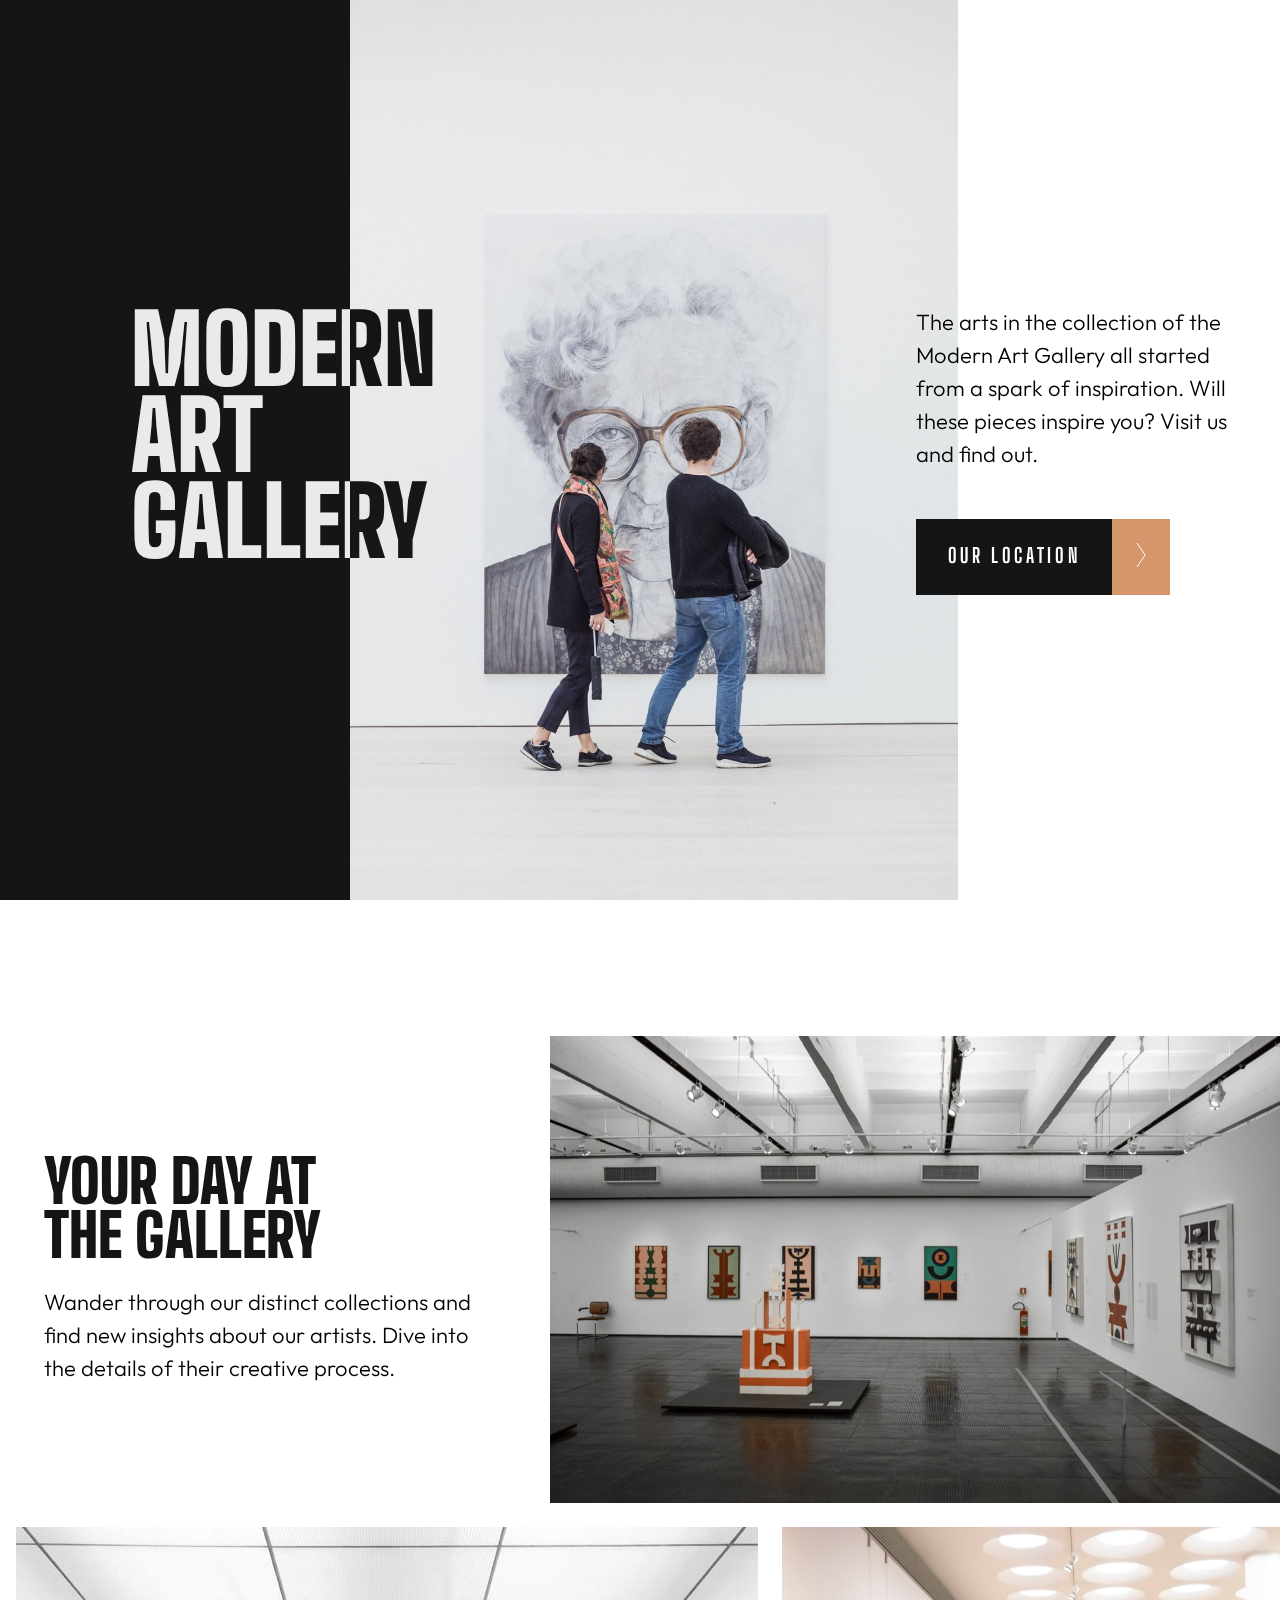
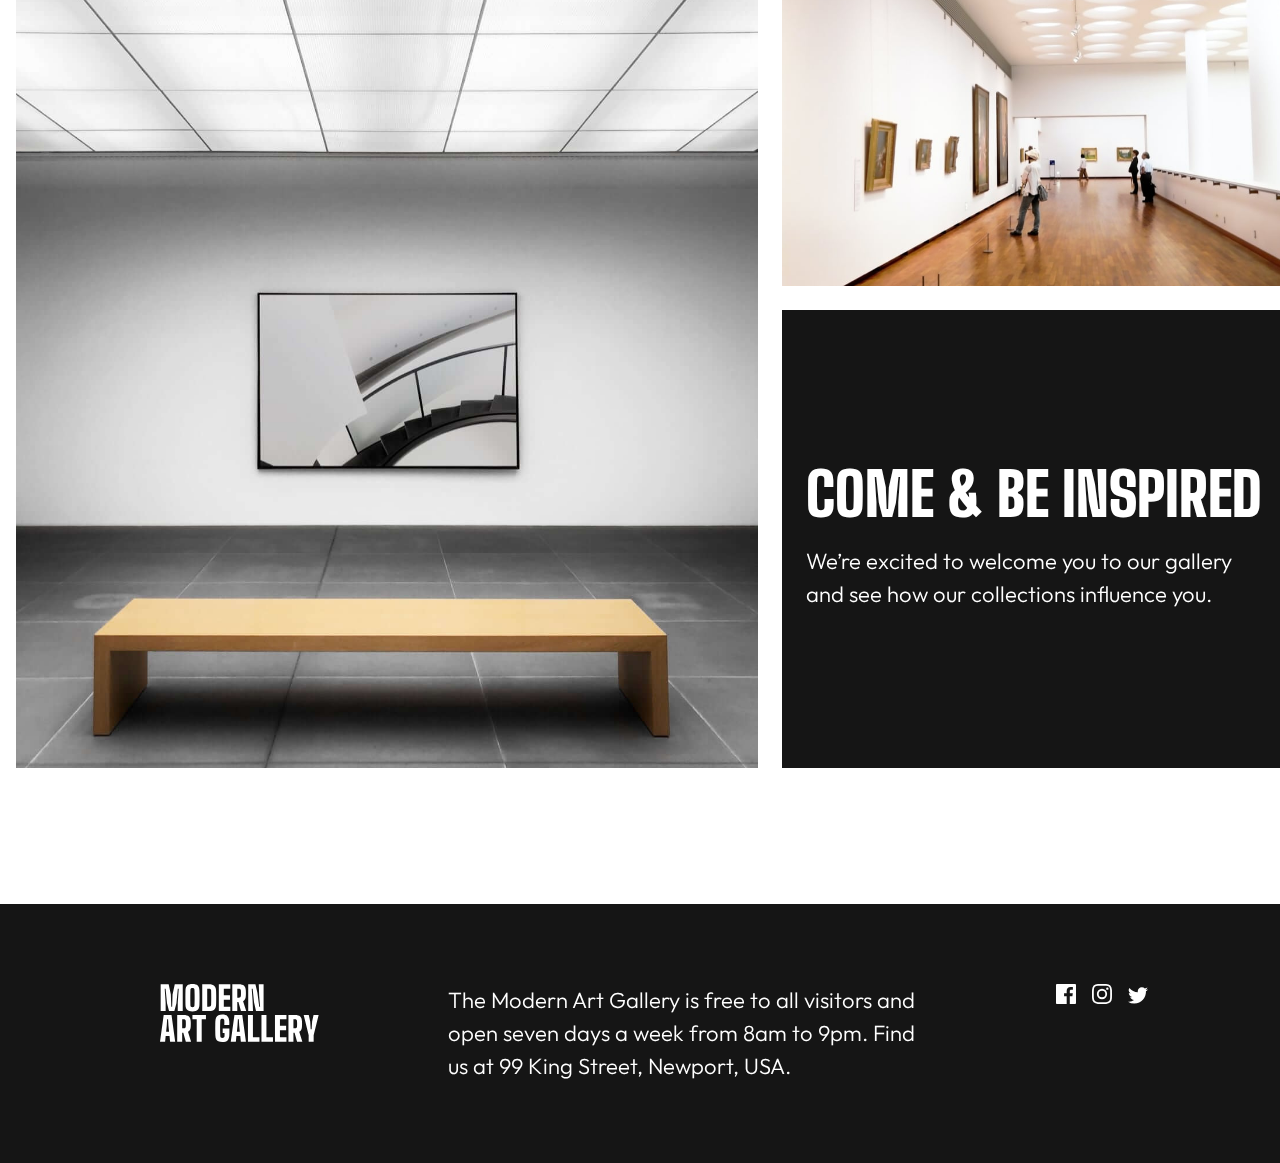
<file: index.html>
<!doctype html>
<html lang="en">
<head>
    <meta charset="UTF-8">
    <meta http-equiv="X-UA-Compatible" content="ie=edge">
    <meta name="viewport" content="width=device-width, initial-scale=1.0">
    <meta name="title" content="The Modern Art Gallery Homepage">
    <meta name="description"
          content="The Modern Art Gallery allows you to wander through thier distinct collections of painting, photographs and sculptures">

    <title>Frontend Mentor | Art gallery website</title>
    <link rel="icon" type="image/png" sizes="32x32" href="./assets/images/favicon-32x32.png">

    <link rel="stylesheet" href="assets/css/main.css"/>
</head>
<body class="home-page">
    <main class="home-page__content">
        <section class="hero">
            <picture class="hero__image">
                <source class="hero__image" srcset="./assets/images/desktop/image-hero@2x.jpg" media="(min-width: 80rem)">
                <source class="hero__image" srcset="./assets/images/tablet/image-hero@2x.jpg" media="(min-width: 48rem)">
                <img class="hero__image" src="./assets/images/mobile/image-hero@2x.jpg" alt="A couple looking at a painting of an old woman">
            </picture>

            <div class="hero__text">
                <h1 class="hero__header">Modern Art Gallery</h1>

                <div class="hero__right-column">
                    <p class="hero__body">The arts in the collection of the Modern Art Gallery all started
                        from a spark of inspiration. Will these pieces inspire you? Visit
                        us and find out.</p>

                    <a href="location.html" class="button" aria-label="To location page">
                        <span class="button__text">Our location</span>
                        <span class="button__arrow">
                            <svg width="10" height="24" xmlns="http://www.w3.org/2000/svg">
                                <path stroke="currentcolor" fill="none" d="m1 0 8 12-8 12"/>
                            </svg>
                        </span>
                    </a>
                </div>
            </div>
        </section>

        <section class="home-page__grid">
            <h2 class="sr-only">About the Art Gallery</h2>

            <picture class="home-page__grid-image">
                <source class="home-page__grid-image" srcset="assets/images/desktop/image-grid-1@2x.jpg" media="(min-width: 80rem)">
                <source class="home-page__grid-image" srcset="assets/images/tablet/image-grid-1@2x.jpg" media="(min-width: 48rem)">
                <img class="home-page__grid-image" src="assets/images/mobile/image-grid-1@2x.jpg"
                     alt="A gallery showing several painting with a sculpture in the middle of the room">
            </picture>

            <div class="home-page__grid-text home-page__grid-text--white">
                <h2>Your day at the gallery</h2>

                <p>Wander through our distinct collections and find new insights about
                    our artists. Dive into the details of their creative process.</p>
            </div>

            <picture class="home-page__grid-image">
                <source class="home-page__grid-image" srcset="assets/images/desktop/image-grid-2@2x.jpg" media="(min-width: 80rem)">
                <source class="home-page__grid-image" srcset="assets/images/tablet/image-grid-2@2x.jpg" media="(min-width: 48rem)">
                <img class="home-page__grid-image" src="assets/images/mobile/image-grid-2@2x.jpg"
                     alt="A bench in front of a large photo of stairs">
            </picture>

            <picture class="home-page__grid-image">
                <source class="home-page__grid-image" srcset="assets/images/desktop/image-grid-3@2x.jpg" media="(min-width: 80rem)">
                <source class="home-page__grid-image" srcset="assets/images/tablet/image-grid-3@2x.jpg" media="(min-width: 48rem)">
                <img class="home-page__grid-image" src="assets/images/mobile/image-grid-3@2x.jpg"
                     alt="A corridor with people looking at the painting on the wall">
            </picture>

            <div class="home-page__grid-text home-page__grid-text--black">
                <h2>Come &amp; be inspired</h2>

                <p>We’re excited to welcome you to our gallery and see how our collections
                    influence you.</p>
            </div>
        </section>
    </main>

    <footer class="footer">
        <div class="footer__content">
            <img class="footer__logo" src="assets/images/logo-light.svg" alt="" aria-hidden="true">

            <p class="footer__text">The Modern Art Gallery is free to all visitors and open seven days a week
                from 8am to 9pm. Find us at 99 King Street, Newport, USA.</p>

            <div class="footer__socials" aria-label="Our Socials:">
                <a href="#" aria-label="To the Modern Art Gallery Facebook">
                    <svg width="20" height="20" xmlns="http://www.w3.org/2000/svg">
                        <path
                                d="M18.896 0H1.104C.494 0 0 .494 0 1.104v17.793C0 19.506.494 20 1.104 20h9.58v-7.745H8.076V9.237h2.606V7.01c0-2.583 1.578-3.99 3.883-3.99 1.104 0 2.052.082 2.329.119v2.7h-1.598c-1.254 0-1.496.597-1.496 1.47v1.928h2.989l-.39 3.018h-2.6V20h5.098c.608 0 1.102-.494 1.102-1.104V1.104C20 .494 19.506 0 18.896 0Z"
                                fill="currentcolor"/>
                    </svg>
                </a>
                <a href="#" aria-label="To the Modern Art Gallery Instagram">
                    <svg width="20" height="20" xmlns="http://www.w3.org/2000/svg">
                        <path d="M10 1.802c2.67 0 2.987.01 4.042.059 2.71.123 3.975 1.409 4.099 4.099.048 1.054.057 1.37.057 4.04 0 2.672-.01 2.988-.057 4.042-.124 2.687-1.387 3.975-4.1 4.099-1.054.048-1.37.058-4.041.058-2.67 0-2.987-.01-4.04-.058-2.718-.124-3.977-1.416-4.1-4.1-.048-1.054-.058-1.37-.058-4.041 0-2.67.01-2.986.058-4.04.124-2.69 1.387-3.977 4.1-4.1 1.054-.048 1.37-.058 4.04-.058ZM10 0C7.284 0 6.944.012 5.877.06 2.246.227.227 2.242.061 5.877.01 6.944 0 7.284 0 10s.012 3.057.06 4.123c.167 3.632 2.182 5.65 5.817 5.817 1.067.048 1.407.06 4.123.06s3.057-.012 4.123-.06c3.629-.167 5.652-2.182 5.816-5.817.05-1.066.061-1.407.061-4.123s-.012-3.056-.06-4.122C19.777 2.249 17.76.228 14.124.06 13.057.01 12.716 0 10 0Zm0 4.865a5.135 5.135 0 1 0 0 10.27 5.135 5.135 0 0 0 0-10.27Zm0 8.468a3.333 3.333 0 1 1 0-6.666 3.333 3.333 0 0 1 0 6.666Zm5.338-9.87a1.2 1.2 0 1 0 0 2.4 1.2 1.2 0 0 0 0-2.4Z"
                              fill="currentcolor"/>
                    </svg>
                </a>
                <a href="#" aria-label="To the Modern Art Gallery Twitter">
                    <svg width="20" height="17" xmlns="http://www.w3.org/2000/svg">
                        <path d="M20 2.172a8.192 8.192 0 0 1-2.357.646 4.11 4.11 0 0 0 1.805-2.27 8.22 8.22 0 0 1-2.606.996A4.096 4.096 0 0 0 13.847.248c-2.65 0-4.596 2.472-3.998 5.037A11.648 11.648 0 0 1 1.392 1a4.109 4.109 0 0 0 1.27 5.478 4.086 4.086 0 0 1-1.858-.513c-.045 1.9 1.318 3.679 3.291 4.075a4.113 4.113 0 0 1-1.853.07 4.106 4.106 0 0 0 3.833 2.849A8.25 8.25 0 0 1 0 14.658a11.616 11.616 0 0 0 6.29 1.843c7.618 0 11.923-6.434 11.663-12.205A8.354 8.354 0 0 0 20 2.172Z"
                              fill="currentcolor"/>
                    </svg>
                </a>
            </div>
        </div>
    </footer>
</body>
</html>
</file>
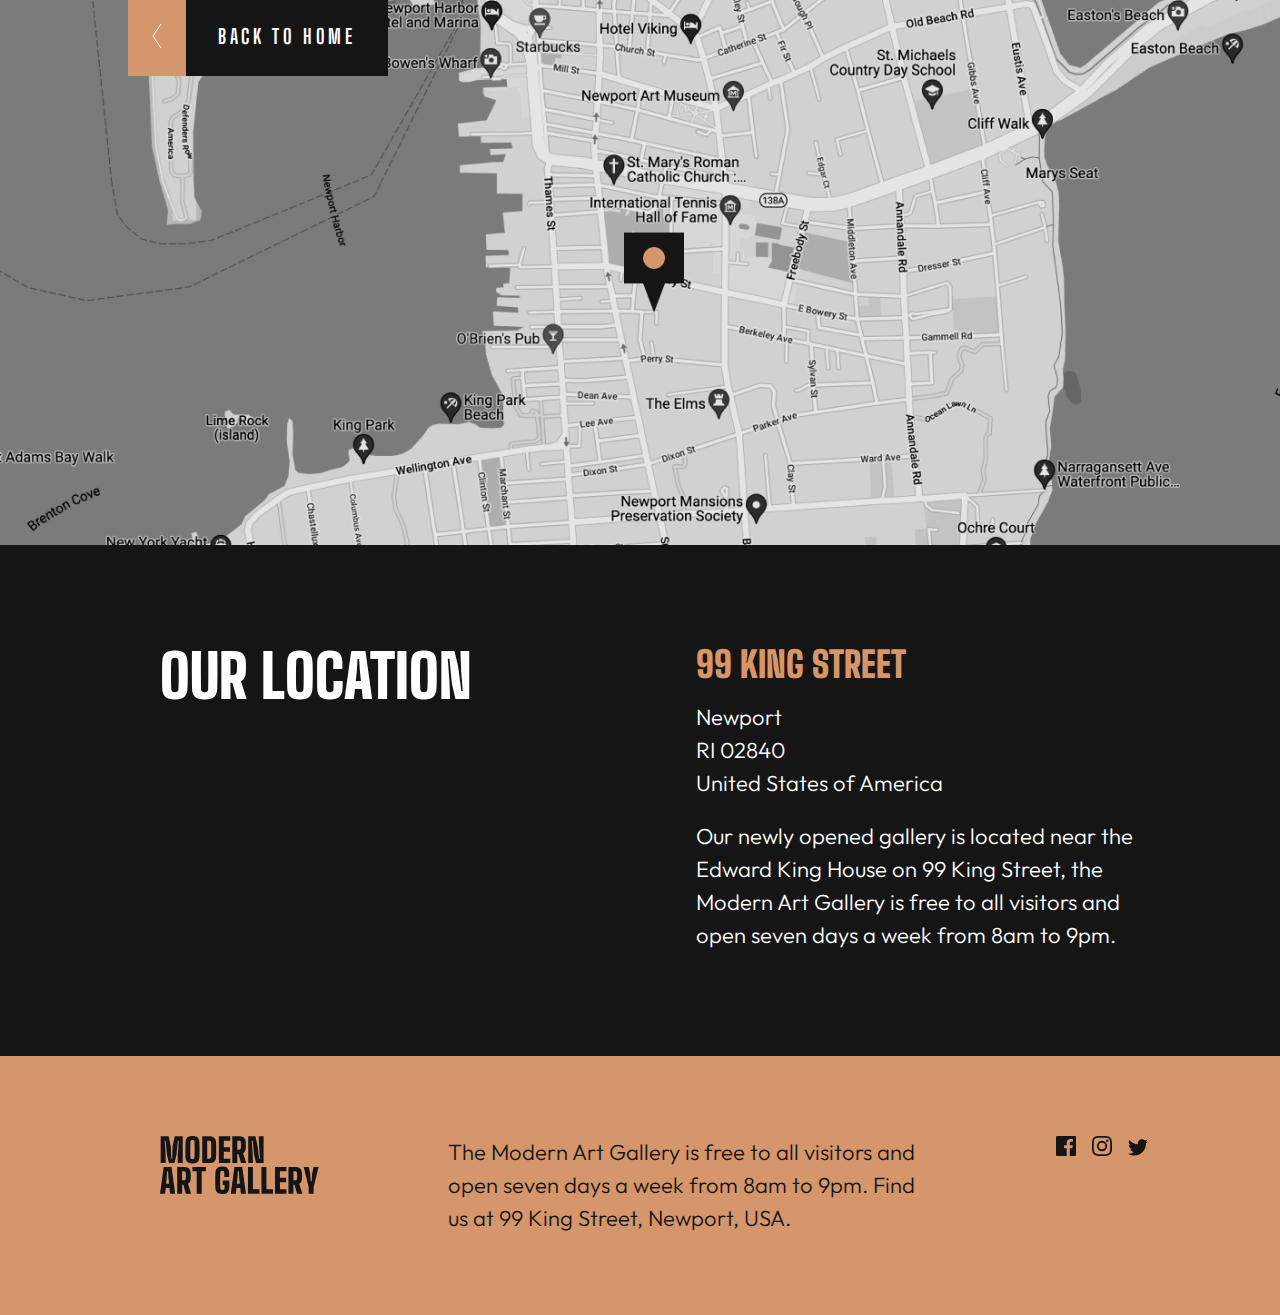
<file: location.html>
<!doctype html>
<html lang="en">
<head>
    <meta charset="UTF-8">
    <meta http-equiv="X-UA-Compatible" content="ie=edge">
    <meta name="viewport" content="width=device-width, initial-scale=1.0">
    <meta name="title" content="Art gallery location">
    <meta name="description" content="This is where the Modern Art Gallery is located as it is located near the Edward King House on 99 King
                        Street.">

    <title>Frontend Mentor | Art gallery location</title>
    <link rel="icon" type="image/png" sizes="32x32" href="./assets/images/favicon-32x32.png">

    <link rel="stylesheet" href="assets/css/main.css"/>
</head>
<body class="location">
    <header class="location__header">
        <h1 class="sr-only">Where are we located?</h1>

        <a href="index.html" class="button" aria-label="Back to Home">
            <span class="button__arrow">
                           <svg width="10" height="24" xmlns="http://www.w3.org/2000/svg">
                               <path stroke="currentcolor" fill="none" d="M9 24 1 12 9 0"/>
                           </svg>
                        </span>
            <span class="button__text">Back to Home</span>
        </a>
    </header>

    <main class="location__content">
        <picture class="location__map">
            <source class="location__map" srcset="./assets/images/desktop/image-map@2x.png" media="(min-width: 80rem)">
            <source class="location__map" srcset="./assets/images/tablet/image-map@2x.png" media="(min-width: 48rem)">
            <img class="location__map" src="./assets/images/mobile/image-map@2x.png"
                 alt="The greyscale map of our location in Newport, where the building is indicated by the black">
        </picture>

        <section class="location__details">
            <div class="location__details-grid">
                <h2 class="location__details-header">Our location</h2>

                <div class="location__details-body">
                    <h3>99 King Street</h3>

                    <address>
                        <p>Newport</p>
                        <p>RI 02840</p>
                        <p>United States of America</p>
                    </address>

                    <p>Our newly opened gallery is located near the Edward King House on 99 King
                        Street, the Modern Art Gallery is free to all visitors and open seven days
                        a week from 8am to 9pm.</p>
                </div>
            </div>
        </section>
    </main>

    <footer class="footer footer--brown">
        <div class="footer__content">
            <img class="footer__logo" src="assets/images/logo-dark.svg" alt="" aria-hidden="true">

            <p class="footer__text">The Modern Art Gallery is free to all visitors and open seven days a week
                from 8am to 9pm. Find us at 99 King Street, Newport, USA.</p>

            <div class="footer__socials footer__socials--black" aria-label="Our Socials:">
                <a href="#" aria-label="To the Modern Art Gallery Facebook">
                    <svg width="20" height="20" xmlns="http://www.w3.org/2000/svg">
                        <path
                                d="M18.896 0H1.104C.494 0 0 .494 0 1.104v17.793C0 19.506.494 20 1.104 20h9.58v-7.745H8.076V9.237h2.606V7.01c0-2.583 1.578-3.99 3.883-3.99 1.104 0 2.052.082 2.329.119v2.7h-1.598c-1.254 0-1.496.597-1.496 1.47v1.928h2.989l-.39 3.018h-2.6V20h5.098c.608 0 1.102-.494 1.102-1.104V1.104C20 .494 19.506 0 18.896 0Z"
                                fill="currentcolor"/>
                    </svg>
                </a>
                <a href="#" aria-label="To the Modern Art Gallery Instagram">
                    <svg width="20" height="20" xmlns="http://www.w3.org/2000/svg">
                        <path d="M10 1.802c2.67 0 2.987.01 4.042.059 2.71.123 3.975 1.409 4.099 4.099.048 1.054.057 1.37.057 4.04 0 2.672-.01 2.988-.057 4.042-.124 2.687-1.387 3.975-4.1 4.099-1.054.048-1.37.058-4.041.058-2.67 0-2.987-.01-4.04-.058-2.718-.124-3.977-1.416-4.1-4.1-.048-1.054-.058-1.37-.058-4.041 0-2.67.01-2.986.058-4.04.124-2.69 1.387-3.977 4.1-4.1 1.054-.048 1.37-.058 4.04-.058ZM10 0C7.284 0 6.944.012 5.877.06 2.246.227.227 2.242.061 5.877.01 6.944 0 7.284 0 10s.012 3.057.06 4.123c.167 3.632 2.182 5.65 5.817 5.817 1.067.048 1.407.06 4.123.06s3.057-.012 4.123-.06c3.629-.167 5.652-2.182 5.816-5.817.05-1.066.061-1.407.061-4.123s-.012-3.056-.06-4.122C19.777 2.249 17.76.228 14.124.06 13.057.01 12.716 0 10 0Zm0 4.865a5.135 5.135 0 1 0 0 10.27 5.135 5.135 0 0 0 0-10.27Zm0 8.468a3.333 3.333 0 1 1 0-6.666 3.333 3.333 0 0 1 0 6.666Zm5.338-9.87a1.2 1.2 0 1 0 0 2.4 1.2 1.2 0 0 0 0-2.4Z"
                              fill="currentcolor"/>
                    </svg>
                </a>
                <a href="#" aria-label="To the Modern Art Gallery Twitter">
                    <svg width="20" height="17" xmlns="http://www.w3.org/2000/svg">
                        <path d="M20 2.172a8.192 8.192 0 0 1-2.357.646 4.11 4.11 0 0 0 1.805-2.27 8.22 8.22 0 0 1-2.606.996A4.096 4.096 0 0 0 13.847.248c-2.65 0-4.596 2.472-3.998 5.037A11.648 11.648 0 0 1 1.392 1a4.109 4.109 0 0 0 1.27 5.478 4.086 4.086 0 0 1-1.858-.513c-.045 1.9 1.318 3.679 3.291 4.075a4.113 4.113 0 0 1-1.853.07 4.106 4.106 0 0 0 3.833 2.849A8.25 8.25 0 0 1 0 14.658a11.616 11.616 0 0 0 6.29 1.843c7.618 0 11.923-6.434 11.663-12.205A8.354 8.354 0 0 0 20 2.172Z"
                              fill="currentcolor"/>
                    </svg>
                </a>
            </div>
        </div>
    </footer>
</body>
</html>
</file>
<file: assets/css/main.css>
*,*::before,*::after{box-sizing:border-box;margin:0;padding:0}body,h1,h2,h3,h4,p,figure,blockquote,dl,dd{margin-block-end:0}body{min-height:100vh;-webkit-font-smoothing:antialiased}h1,h2,h3,h5,h4,h6{text-wrap:balance}p{text-wrap:pretty}img,picture{max-width:100%;display:block}input,button,textarea,select{font:inherit}textarea:not([rows]){min-height:10em}:has(:target){scroll-behavior:smooth;scroll-padding-top:3rem}:root{--clr-main-color-brown: #d5966c;--clr-main-color-grey: #444444;--clr-background: #ffffff;--clr-white: #ffffff;--clr-black: #151515}body{background-color:var(--clr-white)}@font-face{font-family:"Big Shoulders Display";src:url("../fonts/BigShouldersDisplay-VariableFont_wght.ttf")}@font-face{font-family:"Outfit";src:url("../fonts/Outfit-VariableFont_wght.ttf")}h1,h2,h3,h4,h5,h6,a{font-family:"Big Shoulders Display",sans-serif;color:var(--clr-black)}h1{font-size:3.75rem;font-weight:900;line-height:.9;text-transform:uppercase}@media(min-width: 48rem){h1{font-size:4.375rem}}@media(min-width: 80rem){h1{font-size:6rem}}h2{font-size:3.125rem;font-weight:900;line-height:.9;text-transform:uppercase}@media(min-width: 48rem){h2{font-size:3.125rem}}@media(min-width: 80rem){h2{font-size:3.75rem}}h3{font-size:2rem;font-weight:900;line-height:.9;text-transform:uppercase;color:var(--clr-main-color-brown)}@media(min-width: 80rem){h3{font-size:2.25rem}}p{font-family:"Outfit",sans-serif;font-size:1.125rem;font-weight:300;line-height:1.5}@media(min-width: 80rem){p{font-size:1.375rem}}a{font-size:1.25rem;font-weight:700;letter-spacing:.22725rem;text-transform:uppercase;text-decoration:none}address{font-style:normal}.sr-only:not(:focus):not(:active){clip:rect(0 0 0 0);clip-path:inset(50%);height:1px;overflow:hidden;position:absolute;white-space:nowrap;width:1px}.home-page{display:grid;gap:7.5rem;justify-items:center}.home-page__content{display:grid;gap:7.5rem;justify-items:center;width:100%}.home-page__grid{display:grid;grid-template-areas: 'header' 'image1' 'text1' 'image2' 'image3' 'text2';gap:1.5rem;padding:1rem;width:min(100%,90rem)}.home-page__grid>:nth-child(1){grid-area:header}.home-page__grid>:nth-child(2){grid-area:image1}.home-page__grid>:nth-child(3){grid-area:text1}.home-page__grid>:nth-child(4){grid-area:image2}.home-page__grid>:nth-child(5){grid-area:image3}.home-page__grid>:nth-child(6){grid-area:text2}@media(min-width: 48rem){.home-page__grid{grid-template:"text1 image1 image1" auto "image2 image2 image3" auto "image2 image2 text2" 1fr/40% 1fr 40%}}@media(min-width: 80rem){.home-page__grid{grid-template:"text1 image1 image1" auto "image2 image2 image3" auto "image2 image2 text2" 1fr/40% 1fr 40%}}.home-page__grid-text{display:grid;gap:1.5rem}@media(min-width: 48rem){.home-page__grid-text{align-self:center;align-content:center;padding:1.75rem;height:100%}}.home-page__grid-text--black{background-color:var(--clr-black);padding:3rem 1.5rem}.home-page__grid-text--black>*{color:var(--clr-white)}.home-page__grid-image{width:100%}.location{display:grid;grid-template-rows:max-content 1fr}.location__header{position:absolute;place-self:start}@media(min-width: 48rem){.location__header{margin-left:5%}}@media(min-width: 80rem){.location__header{margin-left:10%}}.location__map{width:100%}.location__details{display:grid;justify-items:center;background-color:var(--clr-black)}.location__details-grid{display:grid;gap:4.25rem;width:min(100%,130rem);padding:3rem 1rem}@media(min-width: 48rem){.location__details-grid{grid-template:1fr/max-content 1fr;padding:5.5rem 2.5rem}}@media(min-width: 80rem){.location__details-grid{gap:14rem;padding:6.5rem 10rem}}.location__details-header{color:var(--clr-white)}.location__details-body{display:grid;gap:1.25rem;color:var(--clr-white)}.hero{display:grid;gap:2rem;justify-items:center;width:100%}@media(min-width: 48rem){.hero{grid-template:1fr/1fr 1fr;gap:0}}@media(min-width: 80rem){.hero{grid-template:1fr/1fr auto 1fr;height:100vh}}.hero::before{content:"";background-color:var(--clr-black);grid-area:1/1;display:block;width:100%;height:100%}.hero__text{display:grid;gap:1rem;padding:0 1rem;grid-area:2/1}@media(min-width: 48rem){.hero__text{align-content:center;gap:3rem;margin-left:-15%;padding-right:2.5rem;grid-area:1/2}}@media(min-width: 80rem){.hero__text{grid-area:1/1/1/4;grid-template-columns:35% 30%;gap:40%;margin:0;padding:unset;width:min(80%,80rem)}}@media(min-width: 160rem){.hero__text{width:95rem}}@media(min-width: 80rem){.hero__header{color:var(--clr-white);mix-blend-mode:difference}}.hero__right-column{display:grid;gap:2rem;justify-items:flex-start}@media(min-width: 48rem){.hero__right-column{gap:3rem}}.hero__image{width:100%;grid-area:1/1}@media(min-width: 80rem){.hero__image{width:auto;height:100vh;grid-area:1/2}}.button{display:flex;justify-items:center;color:var(--clr-white);background-color:var(--clr-black);transition:background-color .3s ease-in}.button__text{padding:1.5rem 2rem;height:100%;background-color:var(--clr-black);transition:background-color .075s ease-in}.button:hover .button__text{background-color:var(--clr-main-color-brown)}.button__arrow{height:100%;padding:1.5rem;background-color:var(--clr-main-color-brown);transition:background-color .075s ease-in}.button:hover .button__arrow{background-color:var(--clr-black)}.footer{background-color:var(--clr-black);color:var(--clr-white);width:100%;display:flex;justify-content:center}.footer__content{display:grid;gap:2.25rem;padding:3rem 2rem;justify-content:center;width:min(100%,130rem)}@media(min-width: 48rem){.footer__content{grid-template-columns:max-content 20rem 1fr;gap:4rem}}@media(min-width: 80rem){.footer__content{grid-template-columns:max-content 30rem 1fr;padding:5rem 10rem;gap:8rem}}.footer__logo{width:7rem}@media(min-width: 80rem){.footer__logo{width:10rem}}.footer__socials{display:flex;gap:1rem}@media(min-width: 48rem){.footer__socials{justify-self:flex-end}}.footer__socials>*{height:max-content;color:var(--clr-white)}.footer__socials>*:hover{color:var(--clr-main-color-brown)}.footer__socials--black>*{color:var(--clr-black)}.footer__socials--black>*:hover{color:var(--clr-white)}.footer--brown{color:var(--clr-black);background-color:var(--clr-main-color-brown)}/*# sourceMappingURL=main.css.map */
</file>
